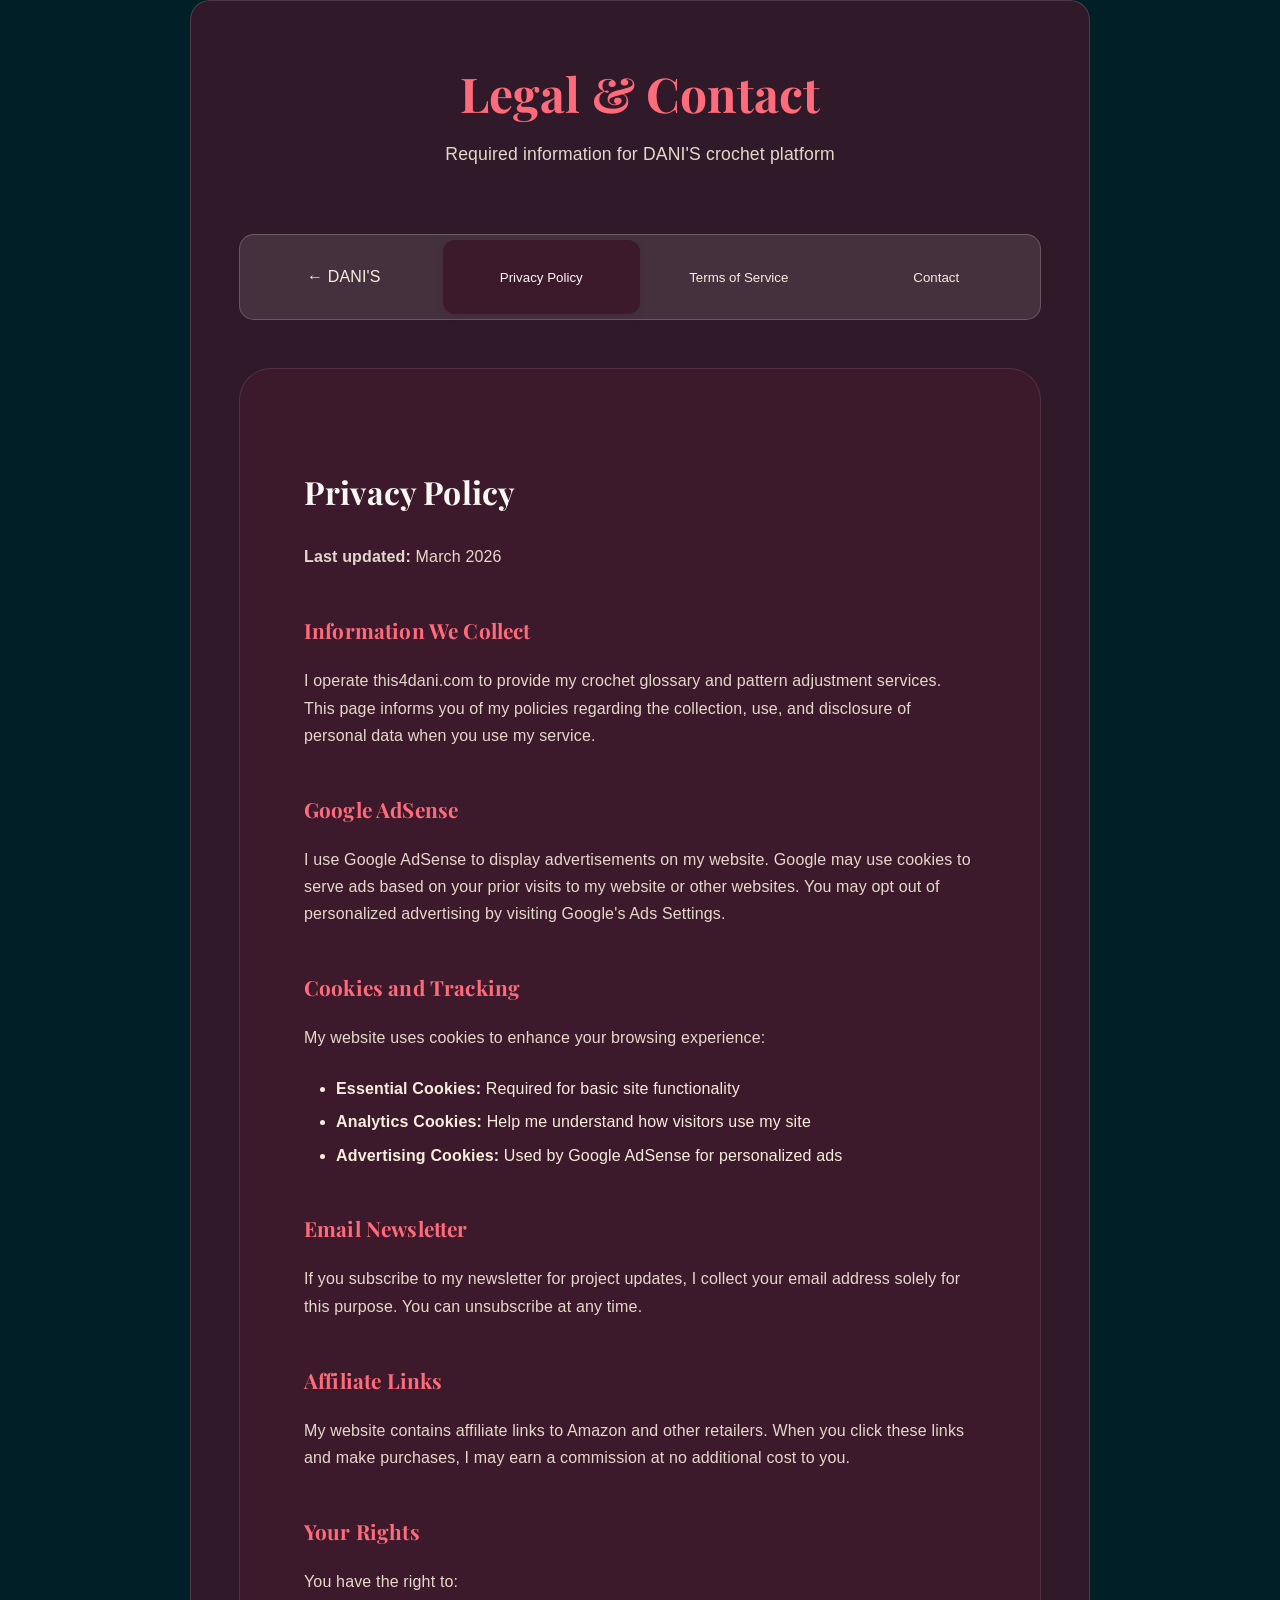
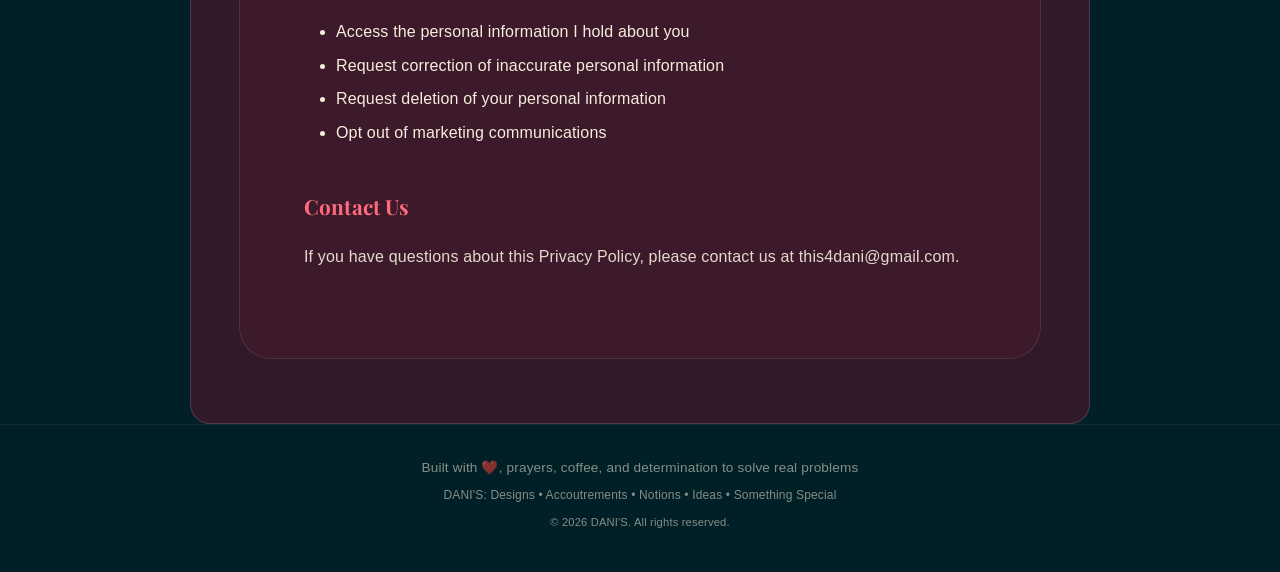
<file: privacy.html>
<!DOCTYPE HTML>
<html>
<head>
    <!-- Google tag (gtag.js) -->
<script async src="https://www.googletagmanager.com/gtag/js?id=G-P61S6S6L12"></script>
<script>
  window.dataLayer = window.dataLayer || [];
  function gtag(){dataLayer.push(arguments);}
  gtag('js', new Date());
  gtag('config', 'G-P61S6S6L12');
</script>
    <title>Legal & Contact - DANI'S</title>
    <meta charset="utf-8" />
    <meta name="viewport" content="width=device-width, initial-scale=1, user-scalable=no" />
    <meta name="description" content="Privacy Policy, Terms of Service, and Contact Information for DANI'S - Your trusted crochet pattern and glossary resource.">
    <link href="https://fonts.googleapis.com/css2?family=Poppins:wght@300;400;500;600;700;800&family=Playfair+Display:wght@400;500;600;700;800&family=Dancing+Script:wght@400;500;600;700&family=Inter:wght@300;400;500;600;700;800&family=Crimson+Text:wght@400;600;700&display=swap" rel="stylesheet">
    <link rel="stylesheet" href="styles.css">
    <style>
        /* Legal page specific overrides */
        body {
            padding: 0;
        }
        
        .legal-container {
            max-width: 900px;
            margin: 0 auto;
            padding: var(--space-2xl) var(--space-xl);
            flex: 1;
        }
        
        .legal-header {
            text-align: center;
            margin-bottom: var(--space-2xl);
        }
        
        .legal-header h1 {
            font-family: var(--font-display);
            font-size: 3rem;
            color: var(--clr-coral);
            margin-bottom: var(--space-sm);
        }
        
        .legal-header p {
            color: var(--clr-cream);
            font-size: 1.1rem;
            font-family: var(--font-primary);
        }
        
        /* Tab Navigation */
        .tab-nav {
            display: flex;
            background: rgba(250, 248, 243, 0.1);
            border-radius: 15px;
            padding: 5px;
            margin-bottom: var(--space-xl);
            border: 1px solid rgba(250, 248, 243, 0.2);
        }
        
        .tab-button {
            flex: 1;
            padding: var(--space-md) var(--space-lg);
            background: transparent;
            border: none;
            color: var(--clr-cream);
            font-family: var(--font-primary);
            font-weight: 500;
            cursor: pointer;
            border-radius: 12px;
            transition: all 0.3s ease;
            text-decoration: none;
            display: flex;
            align-items: center;
            justify-content: center;
        }
        
        .tab-button.active {
            background: var(--clr-secondary-dark);
            color: var(--clr-warm-white);
            box-shadow: var(--shadow-md);
        }
        
        .tab-button:hover:not(.active) {
            background: rgba(61, 26, 43, 0.3);
            color: var(--clr-coral);
        }
        
        /* Tab Content */
        .tab-content {
            display: none;
            background: var(--clr-secondary-dark);
            backdrop-filter: blur(20px);
            border-radius: var(--space-lg);
            padding: var(--space-2xl) var(--space-2xl);
            border: 1px solid rgba(250, 248, 243, 0.1);
        }
        
        .tab-content.active {
            display: block;
        }
        
        /* SEO Enhancement - All content visible to crawlers */
        .seo-content {
            position: absolute;
            left: -9999px;
            width: 1px;
            height: 1px;
            overflow: hidden;
        }
        
        @media print {
            .tab-content {
                display: block !important;
                page-break-before: always;
            }
            .tab-nav {
                display: none;
            }
        }
        
        .tab-content h2 {
            font-family: var(--font-display);
            color: var(--clr-warm-white);
            font-size: 2rem;
            margin-bottom: var(--space-lg);
        }
        
        .tab-content h3 {
            color: var(--clr-coral);
            margin-top: var(--space-xl);
            margin-bottom: var(--space-md);
            font-size: 1.3rem;
            font-family: var(--font-display);
        }
        
        .tab-content p {
            margin-bottom: var(--space-md);
            color: var(--clr-cream);
            line-height: 1.7;
            font-family: var(--font-primary);
        }
        
        .tab-content ul {
            margin: var(--space-md) 0 var(--space-md) var(--space-lg);
            color: var(--clr-cream);
        }
        
        .tab-content li {
            margin-bottom: var(--space-xs);
            font-family: var(--font-primary);
        }
        
        .contact-info {
            background: rgba(61, 26, 43, 0.4);
            border-radius: var(--space-md);
            padding: var(--space-xl);
            margin: var(--space-lg) 0;
            border: 1px solid rgba(250, 248, 243, 0.2);
        }
        
        .contact-item {
            display: flex;
            align-items: center;
            margin-bottom: var(--space-md);
        }
        
        .contact-item strong {
            min-width: 100px;
            color: var(--clr-coral);
            font-family: var(--font-primary);
        }
        
        .contact-item a {
            color: var(--clr-coral);
            text-decoration: none;
            transition: color 0.3s ease;
        }
        
        .contact-item a:hover {
            color: var(--clr-fuchsia);
        }
        
        .highlight {
            background: rgba(61, 26, 43, 0.5);
            padding: var(--space-lg);
            border-radius: var(--space-sm);
            border-left: 4px solid var(--clr-coral);
            margin: var(--space-lg) 0;
        }
        
        .legal-footer {
            margin-top: auto;
            text-align: center;
            padding: var(--space-lg);
            border-top: 1px solid rgba(250, 248, 243, 0.1);
            opacity: 0.6;
        }
        
        .legal-footer p {
            color: var(--clr-cream);
            font-family: var(--font-primary);
            margin-bottom: var(--space-xs);
        }
        
        .legal-footer p:first-child {
            font-size: 0.85rem;
        }
        
        .legal-footer p:nth-child(2) {
            font-size: 0.75rem;
        }
        
        .legal-footer p:last-child {
            font-size: 0.7rem;
        }
        
        @media (max-width: 768px) {
            .tab-nav {
                flex-direction: column;
            }
            
            .legal-container {
                padding: var(--space-lg) var(--space-md);
            }
            
            .legal-header h1 {
                font-size: 2rem;
            }
            
            .tab-content {
                padding: var(--space-xl) var(--space-lg);
            }
        }
    </style>
</head>
<body>
    <div class="legal-container">
        <div class="legal-header">
            <h1>Legal & Contact</h1>
            <p>Required information for DANI'S crochet platform</p>
        </div>
        
        <div class="tab-nav">
            <a href="index.html" class="tab-button">← DANI'S</a>
            <button class="tab-button active" onclick="openTab(event, 'privacy')">Privacy Policy</button>
            <button class="tab-button" onclick="openTab(event, 'terms')">Terms of Service</button>
            <button class="tab-button" onclick="openTab(event, 'contact')">Contact</button>
        </div>
        
        <!-- Privacy Policy Tab -->
        <div id="privacy" class="tab-content active">
            <h2>Privacy Policy</h2>
            <p><strong>Last updated:</strong> March 2026</p>
            
            <h3>Information We Collect</h3>
            <p>I operate this4dani.com to provide my crochet glossary and pattern adjustment services. This page informs you of my policies regarding the collection, use, and disclosure of personal data when you use my service.</p>
            
            <h3>Google AdSense</h3>
            <p>I use Google AdSense to display advertisements on my website. Google may use cookies to serve ads based on your prior visits to my website or other websites. You may opt out of personalized advertising by visiting Google's Ads Settings.</p>
            
            <h3>Cookies and Tracking</h3>
            <p>My website uses cookies to enhance your browsing experience:</p>
            <ul>
                <li><strong>Essential Cookies:</strong> Required for basic site functionality</li>
                <li><strong>Analytics Cookies:</strong> Help me understand how visitors use my site</li>
                <li><strong>Advertising Cookies:</strong> Used by Google AdSense for personalized ads</li>
            </ul>
            
            <h3>Email Newsletter</h3>
            <p>If you subscribe to my newsletter for project updates, I collect your email address solely for this purpose. You can unsubscribe at any time.</p>
            
            <h3>Affiliate Links</h3>
            <p>My website contains affiliate links to Amazon and other retailers. When you click these links and make purchases, I may earn a commission at no additional cost to you.</p>
            
            <h3>Your Rights</h3>
            <p>You have the right to:</p>
            <ul>
                <li>Access the personal information I hold about you</li>
                <li>Request correction of inaccurate personal information</li>
                <li>Request deletion of your personal information</li>
                <li>Opt out of marketing communications</li>
            </ul>
            
            <h3>Contact Us</h3>
            <p>If you have questions about this Privacy Policy, please contact us at this4dani@gmail.com.</p>
        </div>
        
        <!-- Terms of Service Tab -->
        <div id="terms" class="tab-content">
            <h2>Terms of Service</h2>
            <p><strong>Last updated:</strong> March 2026</p>
            
            <h3>Acceptance of Terms</h3>
            <p>By accessing and using DANI'S website (this4dani.com), you accept and agree to be bound by the terms and provision of this agreement.</p>
            
            <h3>Description of Service</h3>
            <p>DANI'S provides:</p>
            <ul>
                <li>Interactive crochet stitch glossary</li>
                <li>Educational content about crochet techniques</li>
                <li>Pattern adjustment tools and services (coming soon)</li>
                <li>Affiliate recommendations for crochet supplies</li>
            </ul>
            
            <h3>User Responsibilities</h3>
            <p>You agree to:</p>
            <ul>
                <li>Use the service for lawful purposes only</li>
                <li>Not attempt to disrupt or damage the website</li>
                <li>Respect intellectual property rights</li>
                <li>Provide accurate information when required</li>
            </ul>
            
            <h3>Intellectual Property</h3>
            <p>The content on this website, including but not limited to text, graphics, logos, and software, is the property of DANI'S and is protected by copyright laws. You may use my content for personal, non-commercial purposes.</p>
            
            <h3>Disclaimers</h3>
            <p>The information provided on this website is for educational purposes. While I strive for accuracy, I make no warranties about the completeness or accuracy of any content.</p>
            
            <div class="highlight">
                <p><strong>Pattern Adjustment Disclaimer:</strong> My pattern adjustment tools are provided as-is. Always check your work and make test swatches before starting large projects.</p>
            </div>
            
            <h3>Limitation of Liability</h3>
            <p>DANI'S shall not be liable for any indirect, incidental, special, consequential, or punitive damages resulting from your use of this website.</p>
            
            <h3>Changes to Terms</h3>
            <p>I reserve the right to modify these terms at any time. Continued use of the website after changes constitutes acceptance of the new terms.</p>
        </div>
        
        <!-- Contact Tab -->
        <div id="contact" class="tab-content">
            <h2>Contact DANI'S</h2>
            <p>Get in touch for website issues, business inquiries, or technical support.</p>
            
            <div class="contact-info">
                <div class="contact-item">
                    <strong>Email:</strong>
                    <span>this4dani@gmail.com</span>
                </div>
                <div class="contact-item">
                    <strong>Instagram:</strong>
                    <a href="https://instagram.com/this4dani">@this4dani</a>
                </div>
                <div class="contact-item">
                    <strong>LinkedIn:</strong>
                    <a href="https://linkedin.com/in/ashleydaniellecaldwell">Ashley Danielle Caldwell</a>
                </div>
            </div>
            
            <h3>What I Can Help With</h3>
            <ul>
                <li><strong>Website Issues:</strong> Technical problems, bug reports, accessibility concerns</li>
                <li><strong>Business Inquiries:</strong> Partnerships, collaborations, media requests</li>
                <li><strong>Privacy Concerns:</strong> Data requests, opt-out requests, privacy questions</li>
                <li><strong>Feature Suggestions:</strong> Ideas for the glossary or upcoming tools and resources</li>
            </ul>
            
            <p style="margin-top: 20px;"><em>Note: For crochet help and pattern questions, I recommend joining online crochet communities where experienced crocheters can provide personalized assistance.</em></p>
            
            <h3>Response Time</h3>
            <p>I process emails during my DANI'S office hours on Fridays. Response times may be 1-2 weeks depending on volume. For urgent website issues, please mention "URGENT" in your subject line.</p>
            
            <div class="highlight">
                <p><strong>About DANI'S:</strong> I'm a freelance virtual assistant and crochet technology developer with 30+ years of crochet experience, building open-source tools and resources for the yarn craft community.</p>
            </div>
            
            <h3>Office Hours</h3>
            <p>Friday: 9 AM - 3 PM EST<br>
            <em>Please note: Response times may vary depending on project workload.</em></p>
        </div>
    </div>
    
    <div class="legal-footer">
        <p>Built with ❤️, prayers, coffee, and determination to solve real problems</p>
        <p>DANI'S: Designs • Accoutrements • Notions • Ideas • Something Special</p>
        <p>© 2026 DANI'S. All rights reserved.</p>
    </div>
    
    <!-- SEO Enhancement: Hidden content for search engines -->
    <div class="seo-content" aria-hidden="true">
        <h1>DANI'S Privacy Policy, Terms of Service, and Contact Information</h1>
        <p>Complete legal information and contact details for DANI'S crochet glossary and pattern adjustment platform.</p>
    </div>
    
    <script>
        function openTab(evt, tabName) {
            var i, tabcontent, tablinks;
            
            // Hide all tab content
            tabcontent = document.getElementsByClassName("tab-content");
            for (i = 0; i < tabcontent.length; i++) {
                tabcontent[i].classList.remove("active");
            }
            
            // Remove active class from all tab buttons
            tablinks = document.getElementsByClassName("tab-button");
            for (i = 0; i < tablinks.length; i++) {
                tablinks[i].classList.remove("active");
            }
            
            // Show selected tab and mark button as active
            document.getElementById(tabName).classList.add("active");
            evt.currentTarget.classList.add("active");
        }
        
        // Handle anchor links from other pages
        function handleAnchorLink() {
            const hash = window.location.hash;
            if (hash === '#terms') {
                // Find and click the terms button
                const termsButton = document.querySelector('button[onclick*="terms"]');
                if (termsButton) termsButton.click();
            } else if (hash === '#contact') {
                // Find and click the contact button
                const contactButton = document.querySelector('button[onclick*="contact"]');
                if (contactButton) contactButton.click();
            }
            // Default is privacy which is already active
        }
        
        // Check for anchor on page load
        window.addEventListener('DOMContentLoaded', handleAnchorLink);
        
        // Check for anchor on hash change (if user clicks back/forward)
        window.addEventListener('hashchange', handleAnchorLink);
    </script>
</body>
</html>
</file>
<file: styles.css>
/* ===== ROOT VARIABLES ===== */
:root {
  --clr-primary-dark: #001f26;
  --clr-fuchsia: #ff2d82;
  --clr-coral: #ff6b7a;
  --clr-mauve: #d15694;
  --clr-secondary-dark: #3d1a2b;
  
  --clr-warm-white: #faf8f3;
  --clr-cream: #f6eedc;
  --clr-rich-brown: #4a2c2a;
  --clr-deep-chocolate: #2d1810;
  
  --font-primary: 'Plus Jakarta Sans', -apple-system, BlinkMacSystemFont, sans-serif;
  --font-accent: 'Playfair Display', Georgia, serif;
  --font-display: 'Playfair Display', Georgia, serif;
  
  --space-xs: 0.5rem;
  --space-sm: 1rem;
  --space-md: 1.5rem;
  --space-lg: 2rem;
  --space-xl: 3rem;
  --space-2xl: 4rem;
  --space-xxl: 5rem;
  
  --shadow-sm: 0 2px 4px rgba(61, 26, 43, 0.1);
  --shadow-md: 0 4px 8px rgba(61, 26, 43, 0.15);
  --shadow-lg: 0 10px 15px rgba(61, 26, 43, 0.2);
  --shadow-xl: 0 20px 25px rgba(61, 26, 43, 0.25);
  --shadow-glow: 0 0 20px rgba(255, 45, 130, 0.3);
  --shadow-mauve: 0 10px 30px rgba(209, 86, 148, 0.3);
}

/* ===== BASE STYLES ===== */
* {
  margin: 0;
  padding: 0;
  box-sizing: border-box;
}

*::before,
*::after {
  box-sizing: inherit;
}

html {
  font-size: 16px;
  scroll-behavior: smooth;
  background: var(--clr-primary-dark);
}

body {
  font-family: var(--font-primary);
  background: var(--clr-primary-dark);
  color: var(--clr-warm-white);
  line-height: 1.6;
  overflow-x: hidden;
  min-height: 100vh;
  letter-spacing: 0.01em;
  padding-top: 150px;
}

/* ===== LAYOUT ===== */
.container {
  max-width: 1200px;
  margin: 0 auto;
  padding: 40px var(--space-lg);
}

.container-wide {
  max-width: 1400px;
  margin: 0 auto;
  padding: 40px var(--space-lg);
}

.content-wrapper {
  padding-top: 10px;
  padding-bottom: 40px;
  min-height: calc(100vh - 400px);
}

/* ===== ADSENSE ===== */
.adsense-top {
  background: var(--clr-primary-dark);
  text-align: center;
  padding: 15px;
  min-height: 100px;
  position: relative;
  z-index: 10;
}

.adsense-bottom {
  background: var(--clr-primary-dark);
  text-align: center;
  padding: 15px;
  margin-top: 40px;
}

/* ===== NAVIGATION ===== */
#nav {
  background: var(--clr-primary-dark);
  padding: 25px 0;
  display: flex;
  gap: 70px;
  align-items: center;
  justify-content: center;
  position: fixed;
  top: 0;
  left: 0;
  right: 0;
  z-index: 100;
}

#nav a {
  display: flex;
  align-items: center;
  justify-content: center;
  text-decoration: none;
  transition: all 0.3s ease;
  height: 100px;
  width: 100px;
  position: relative;
}

#nav a:hover {
  transform: translateY(-3px);
}

#nav a.active::after {
  content: '';
  position: absolute;
  bottom: -35px;
  left: 50%;
  transform: translateX(-50%) rotate(90deg);
  width: 300px;
  height: 80px;
  background-image: url('images/crochet-hook.png');
  background-size: contain;
  background-repeat: no-repeat;
  background-position: center;
  filter: brightness(0) saturate(100%) invert(76%) sepia(20%) saturate(300%) hue-rotate(300deg) brightness(95%) contrast(88%);
}

#nav img {
  object-fit: contain;
  filter: brightness(0) saturate(100%) invert(98%) sepia(5%) saturate(50%) hue-rotate(20deg) brightness(105%) contrast(98%);
  opacity: 0.9;
  transition: all 0.3s ease;
}

#nav a:nth-child(1) img { width: 85px; height: 85px; }
#nav .nav-dropdown img { width: 90px; height: 90px; }
#nav a:nth-child(3) img { width: 83px; height: 83px; }
#nav a:nth-child(4) img { width: 137px; height: 137px; }

#nav img:hover {
  opacity: 1;
  filter: brightness(0) saturate(100%) invert(65%) sepia(30%) saturate(500%) hue-rotate(340deg) brightness(110%) contrast(90%);
}

/* Dropdown Menu Styles */
.nav-dropdown {
    position: relative;
    display: inline-block;
}

#nav .nav-dropdown > a {
    display: flex;
    align-items: center;
    justify-content: center;
    height: 100px;
    width: 100px;
    position: relative;
}

.nav-dropdown .dropdown-menu {
    position: absolute;
    top: 90px;
    left: 50%;
    transform: translateX(-50%);
    background-color: rgba(0, 31, 38, 0.98);
    border-radius: 8px;
    padding: 0;
    min-width: 140px;
    box-shadow: 0 4px 16px rgba(0, 0, 0, 0.3);
    opacity: 0;
    visibility: hidden;
    transition: opacity 0.3s ease, visibility 0.3s ease;
    z-index: 1000;
}

.nav-dropdown:hover .dropdown-menu,
.nav-dropdown:focus-within .dropdown-menu {
    opacity: 1;
    visibility: visible;
}

.nav-dropdown .dropdown-menu a {
    display: block;
    padding: 12px 20px;
    color: #faf8f3;
    text-decoration: none;
    font-size: 0.95rem;
    font-family: var(--font-primary);
    text-align: center;
    transition: all 0.2s ease;
    border-radius: 8px;
    height: auto;
    width: auto;
}

.nav-dropdown .dropdown-menu a:first-child {
    border-radius: 8px 8px 0 0;
}

.nav-dropdown .dropdown-menu a:last-child {
    border-radius: 0 0 8px 8px;
}

.nav-dropdown .dropdown-menu a:hover {
    background-color: rgba(255, 107, 122, 0.15);
    color: #ff6b7a;
    transform: none;
}

.nav-dropdown .dropdown-menu a::after {
    display: none;
}

.nav-dropdown .dropdown-menu a img {
    display: none;
}

@media (hover: none) {
    .nav-dropdown .dropdown-menu {
        min-width: 160px;
    }
    .nav-dropdown .dropdown-menu a {
        padding: 16px 20px;
    }
}

/* Screen Reader Only Text */
.sr-only {
    position: absolute;
    width: 1px;
    height: 1px;
    padding: 0;
    margin: -1px;
    overflow: hidden;
    clip: rect(0, 0, 0, 0);
    white-space: nowrap;
    border: 0;
}

/* ===== TYPOGRAPHY ===== */
.header {
  text-align: center;
  margin-bottom: var(--space-xl);
  padding: 0 20px;
}

.header h1 {
  font-size: clamp(1.8rem, 4vw, 2.5rem);
  font-weight: 700;
  color: var(--clr-warm-white);
  margin-bottom: var(--space-xs);
  background: linear-gradient(135deg, var(--clr-warm-white) 0%, var(--clr-cream) 50%, var(--clr-fuchsia) 100%);
  -webkit-background-clip: text;
  -webkit-text-fill-color: transparent;
  background-clip: text;
  text-shadow: 0 2px 4px rgba(0,0,0,0.1);
}

h1, h2, h3, h4, h5, h6 {
  font-family: var(--font-accent);
  font-weight: 700;
  line-height: 1.2;
  margin-bottom: var(--space-sm);
}

h1 { font-size: clamp(2rem, 5vw, 3rem); }
h2 { font-size: clamp(1.5rem, 4vw, 2.25rem); }
h3 { font-size: clamp(1.25rem, 3vw, 1.75rem); }

p {
  margin-bottom: var(--space-sm);
  color: var(--clr-warm-white);
  opacity: 0.9;
}

a {
  color: var(--clr-coral);
  text-decoration: none;
  transition: all 0.3s ease;
}

a:hover {
  color: var(--clr-fuchsia);
  text-decoration: underline;
}

/* ===== COMPONENTS ===== */
.btn {
  display: inline-block;
  padding: 12px 28px;
  background: linear-gradient(135deg, var(--clr-coral), var(--clr-fuchsia));
  color: var(--clr-warm-white);
  font-weight: 600;
  border-radius: 12px;
  transition: all 0.3s ease;
  box-shadow: var(--shadow-md);
  border: none;
  cursor: pointer;
  font-size: 1rem;
  text-align: center;
  text-decoration: none;
}

.btn:hover {
  transform: translateY(-2px);
  box-shadow: var(--shadow-lg);
  text-decoration: none;
}

.btn-secondary {
  background: transparent;
  border: 2px solid var(--clr-coral);
  color: var(--clr-coral);
}

.btn-secondary:hover {
  background: var(--clr-coral);
  color: var(--clr-warm-white);
}

/* ===== FOOTER ===== */
.footer,
.standard-footer {
  text-align: center;
  padding: var(--space-xl) var(--space-lg);
  margin-top: var(--space-xxl);
  position: relative;
  z-index: 1;
  background: var(--clr-primary-dark);
}

.footer p,
.footer-built {
  color: rgba(255, 255, 255, 0.6);
  font-size: 0.9rem;
}

.footer a,
.footer-links a {
  color: var(--clr-cream);
  opacity: 0.7;
}

.footer a:hover,
.footer-links a:hover {
  opacity: 1;
  text-decoration: none;
}

.footer-separator {
  color: var(--clr-cream);
  opacity: 0.4;
  margin: 0 10px;
}


/* ===== HOME PAGE ===== */
/* ===== STORY PAGE ===== */
.story-section {
  padding: var(--space-2xl) var(--space-2xl);
  background: rgba(61, 26, 43, 0.8);
  backdrop-filter: blur(20px);
  margin: var(--space-2xl) 0;
  border-radius: var(--space-lg);
}

.story-container {
  max-width: 1200px;
  margin: 0 auto;
  display: grid;
  grid-template-columns: 1fr 1.5fr;
  gap: 40px;
  align-items: start;
}

.mission-card {
  background: rgba(61, 26, 43, 0.8);
  backdrop-filter: blur(20px);
  border: 1px solid rgba(250,248,243,0.15);
  border-radius: var(--space-lg);
  padding: var(--space-2xl) var(--space-xl);
  transition: all 0.4s ease;
  position: relative;
  overflow: hidden;
}

.mission-card::before {
  content: '';
  position: absolute;
  top: 0;
  left: -100%;
  width: 100%;
  height: 100%;
  background: linear-gradient(90deg, transparent, rgba(255,107,122,0.1), transparent);
  transition: left 0.6s ease;
}

.mission-card:hover::before {
  left: 100%;
}

.mission-card:hover {
  transform: translateY(-10px);
  border-color: var(--clr-coral);
  box-shadow: var(--shadow-mauve);
  background: rgba(61, 26, 43, 0.9);
}

.sanctification-box {
  background: var(--clr-rich-brown);
  border-radius: 20px;
  padding: 30px;
  margin: 40px 0;
  border: 2px dashed var(--clr-coral);
  text-align: center;
  position: relative;
  overflow: hidden;
}

/* ===== FOLLOW PAGE ===== */
.social-list {
  list-style: none;
  padding: 0;
  margin: 40px auto;
  max-width: 700px;
  background: transparent !important;
}

.social-list li {
  display: flex;
  align-items: center;
  justify-content: space-between;
  padding: 20px 0;
  border-bottom: 1px solid rgba(250, 248, 243, 0.1);
  background: transparent !important;
}

.social-list li:last-child {
  border-bottom: none;
}

.social-info {
  display: flex;
  align-items: center;
  gap: 15px;
}

.social-info svg {
  width: 24px;
  height: 24px;
  flex-shrink: 0;
}

.social-details h3 {
  color: var(--clr-cream);
  font-size: 1.1rem;
  margin: 0;
  font-weight: 600;
}

.social-details p {
  color: var(--clr-warm-white);
  font-size: 0.9rem;
  margin: 2px 0 0 0;
  opacity: 0.8;
}

.social-link {
  background: transparent;
  padding: 8px 20px;
  border-radius: 6px;
  text-decoration: none;
  font-weight: 600;
  font-size: 0.9rem;
  width: 140px;
  text-align: center;
  transition: all 0.3s ease;
  border: 2px solid;
  display: inline-block;
  flex-shrink: 0;
  white-space: nowrap;
}

.social-link:hover {
  transform: translateY(-2px);
  box-shadow: 0 4px 12px rgba(0, 0, 0, 0.2);
  text-decoration: none;
}

.instagram-link { color: var(--clr-fuchsia); border-color: var(--clr-fuchsia); }
.instagram-link:hover { background: var(--clr-fuchsia); color: var(--clr-warm-white); }

.pinterest-link { color: var(--clr-mauve); border-color: var(--clr-mauve); }
.pinterest-link:hover { background: var(--clr-mauve); color: var(--clr-warm-white); }

.youtube-link { color: var(--clr-coral); border-color: var(--clr-coral); }
.youtube-link:hover { background: var(--clr-coral); color: var(--clr-warm-white); }

.tiktok-link { color: var(--clr-fuchsia); border-color: var(--clr-fuchsia); }
.tiktok-link:hover { background: var(--clr-fuchsia); color: var(--clr-warm-white); }

.linkedin-link { color: var(--clr-mauve); border-color: var(--clr-mauve); }
.linkedin-link:hover { background: var(--clr-mauve); color: var(--clr-warm-white); }

.facebook-link { color: var(--clr-coral); border-color: var(--clr-coral); }
.facebook-link:hover { background: var(--clr-coral); color: var(--clr-warm-white); }

.discord-link { color: var(--clr-fuchsia); border-color: var(--clr-fuchsia); }
.discord-link:hover { background: var(--clr-fuchsia); color: var(--clr-warm-white); }

.github-link { color: var(--clr-mauve); border-color: var(--clr-mauve); }
.github-link:hover { background: var(--clr-mauve); color: var(--clr-warm-white); }

.spotify-link { color: var(--clr-coral); border-color: var(--clr-coral); }
.spotify-link:hover { background: var(--clr-coral); color: var(--clr-warm-white); }

.note-box {
  max-width: 700px;
  margin: 40px auto;
  padding: 30px;
  background: rgba(0, 56, 64, 0.2);
  border-radius: 10px;
}

.note-box p {
  color: var(--clr-cream);
  font-size: 0.95rem;
  line-height: 1.6;
  margin: 0;
}

.spotify-section {
  max-width: 700px;
  margin: 40px auto;
  padding: 30px;
}

.spotify-section h3 {
  color: var(--clr-coral);
  font-size: 1.3rem;
  margin-bottom: 20px;
  text-align: center;
  font-family: var(--font-display);
}

/* ===== PRIVACY PAGE ===== */
.privacy-container,
.legal-container {
  max-width: 900px;
  margin: 40px auto;
  padding: 60px 40px;
  background: rgba(61, 26, 43, 0.8);
  backdrop-filter: blur(20px);
  border-radius: 20px;
  border: 1px solid rgba(250,248,243,0.15);
}

.privacy-container h1,
.legal-container h1 {
  color: var(--clr-cream);
  margin-bottom: 30px;
}

.privacy-container h2,
.legal-container h2 {
  color: var(--clr-coral);
  margin-top: 40px;
  margin-bottom: 20px;
}

.privacy-container p,
.legal-container p {
  color: var(--clr-warm-white);
  opacity: 0.9;
  line-height: 1.8;
}

/* ===== RESPONSIVE ===== */
@media (max-width: 768px) {
  #nav {
    gap: 30px;
    padding: 15px 0;
  }
  
  #nav img {
    width: 60px !important;
    height: 60px !important;
  }
  
  #nav a {
    height: 70px;
    width: 70px;
  }
  
  body {
    padding-top: 100px;
  }
  
  .story-container {
    grid-template-columns: 1fr;
  }
  
  .social-list {
    padding: 0 20px;
  }
  
  .social-link {
    width: 100px;
    padding: 6px 10px;
    font-size: 0.85rem;
  }
  
  .container {
    padding: 30px 20px;
  }
  
  .privacy-container,
  .legal-container {
    padding: 40px 20px;
    margin: 20px;
  }
}

@media (max-width: 480px) {
  #nav {
    gap: 40px;
  }
  
  #nav img {
    width: 50px !important;
    height: 50px !important;
  }
  
  .header h1 {
    font-size: 1.5rem;
  }
}

/* ===== UTILITIES ===== */
.text-center { text-align: center; }
.text-left { text-align: left; }
.text-right { text-align: right; }

.mt-0 { margin-top: 0; }
.mt-1 { margin-top: var(--space-sm); }
.mt-2 { margin-top: var(--space-md); }
.mt-3 { margin-top: var(--space-lg); }
.mt-4 { margin-top: var(--space-xl); }
.mt-5 { margin-top: var(--space-xxl); }

.mb-0 { margin-bottom: 0; }
.mb-1 { margin-bottom: var(--space-sm); }
.mb-2 { margin-bottom: var(--space-md); }
.mb-3 { margin-bottom: var(--space-lg); }
.mb-4 { margin-bottom: var(--space-xl); }
.mb-5 { margin-bottom: var(--space-xxl); }

.hidden { display: none; }
.block { display: block; }
.inline-block { display: inline-block; }
.flex { display: flex; }
.grid { display: grid; }

/* ===== ANIMATIONS ===== */
@keyframes fadeIn {
  from {
    opacity: 0;
    transform: translateY(20px);
  }
  to {
    opacity: 1;
    transform: translateY(0);
  }
}

@keyframes float {
  0%, 100% { transform: translateY(0); }
  50% { transform: translateY(-10px); }
}

@keyframes pulse {
  0%, 100% { opacity: 1; }
  50% { opacity: 0.7; }
}

.animate-fadeIn {
  animation: fadeIn 0.6s ease-out forwards;
}

.animate-float {
  animation: float 3s ease-in-out infinite;
}

.animate-pulse {
  animation: pulse 2s ease-in-out infinite;
}
/* ===== ACCENT BACKGROUND IMAGES ===== */
.pattern-bg,
.granny-bg {
  padding: 40px;
  background-size: cover;
  background-position: center;
  opacity: 0.15;
}
</file>
